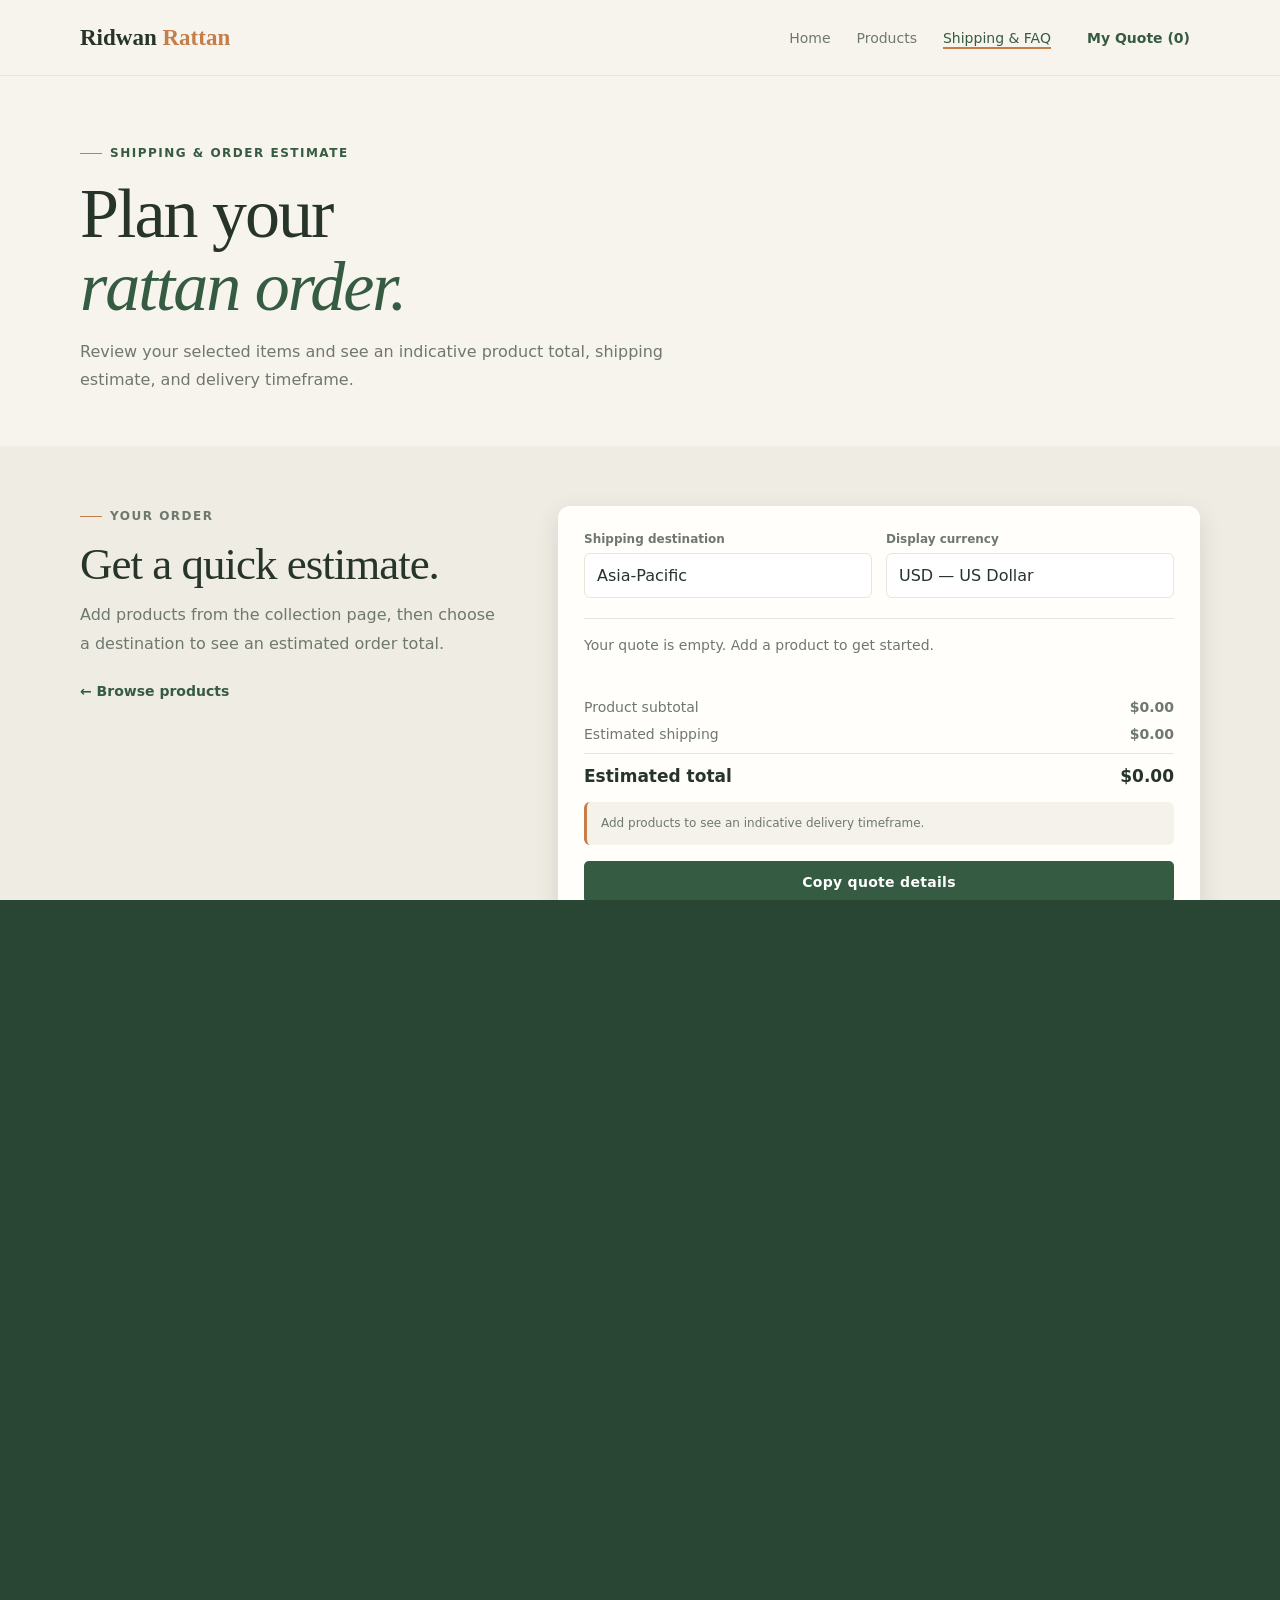
<file: quote.html>
<!DOCTYPE html>
<html lang="en">
<head>
  <meta charset="UTF-8" />
  <meta name="viewport" content="width=device-width, initial-scale=1.0" />
  <title>Shipping & FAQ — Ridwan Rattan</title>
  <link rel="stylesheet" href="style.css" />
  <script src="script.js" defer></script>
</head>
<body>
  <header class="site-header">
    <nav class="container nav">
      <a class="brand" href="index.html">Ridwan<span> Rattan</span></a>
      <div class="nav-links">
        <a href="index.html">Home</a>
        <a href="products.html">Products</a>
        <a href="quote.html" aria-current="page">Shipping & FAQ</a>
        <a class="nav-quote" href="#estimate">My Quote <span data-cart-count>(0)</span></a>
      </div>
    </nav>
  </header>

  <main>
    <section class="page-heading container">
      <p class="eyebrow">Shipping & order estimate</p>
      <h1>Plan your<br /><em>rattan order.</em></h1>
      <p>
        Review your selected items and see an indicative product total,
        shipping estimate, and delivery timeframe.
      </p>
    </section>

    <section class="quote-section" id="estimate">
      <div class="container quote-layout">
        <div class="quote-intro">
          <p class="eyebrow">Your order</p>
          <h2>Get a quick estimate.</h2>
          <p>
            Add products from the collection page, then choose a destination
            to see an estimated order total.
          </p>
          <a class="text-link" href="products.html">← Browse products</a>
        </div>

        <div class="quote-card">
          <div class="form-row">
            <div>
              <label for="destination">Shipping destination</label>
              <select id="destination">
                <option value="asia">Asia-Pacific</option>
                <option value="europe">Europe</option>
                <option value="north-america">North America</option>
                <option value="other">Other destinations</option>
              </select>
            </div>
            <div>
              <label for="currency">Display currency</label>
              <select id="currency">
                <option value="USD">USD — US Dollar</option>
                <option value="IDR">IDR — Indonesian Rupiah</option>
              </select>
            </div>
          </div>

          <div class="cart-items" id="cart-items">
            <p class="empty-cart">Your quote is empty. Add a product to get started.</p>
          </div>

          <div class="totals">
            <div class="total-line">
              <span>Product subtotal</span>
              <strong id="subtotal">$0</strong>
            </div>
            <div class="total-line">
              <span>Estimated shipping</span>
              <strong id="shipping">$0</strong>
            </div>
            <div class="total-line grand">
              <span>Estimated total</span>
              <strong id="total">$0</strong>
            </div>
          </div>

          <div class="delivery-note" id="delivery-note">
            Add products to see an indicative delivery timeframe.
          </div>

          <button class="button copy-quote-button" id="copy-quote">Copy quote details</button>
          <p class="small-note">
            Shipping and delivery figures are indicative examples only.
            Final costs and timelines depend on order dimensions, destination,
            customs, and carrier confirmation. Taxes and import duties are not included.
          </p>
        </div>
      </div>
    </section>

    <section class="faq-section">
      <div class="container">
        <p class="eyebrow">Frequently asked questions</p>
        <h2>Good to know.</h2>

        <div class="faq-list">
          <details>
            <summary>Which products are available?</summary>
            <p>
              Browse our products page for featured rattan chairs, baskets,
              lamps, and tables. Contact us for other designs, custom options,
              and wholesale availability.
            </p>
          </details>

          <details>
            <summary>Are the products ready to ship?</summary>
            <p>
              Each product card shows an example availability status.
              Please confirm current stock and production time before ordering.
            </p>
          </details>

          <details>
            <summary>How can I estimate my order total?</summary>
            <p>
              Add products to your quote and select a destination. The displayed
              product prices and shipping costs are examples; a final quotation
              requires confirmation of your order details.
            </p>
          </details>

          <details>
            <summary>How much does shipping cost, and how long does delivery take?</summary>
            <p>
              Shipping costs and delivery times vary by destination, shipment
              size, carrier, and customs clearance. Contact us for a confirmed quote.
            </p>
          </details>

          <details>
            <summary>Do you accept custom or wholesale orders?</summary>
            <p>
              Custom designs and wholesale orders can be discussed. Share your
              preferred product, quantity, dimensions, and destination to request
              a tailored quotation.
            </p>
          </details>
        </div>
      </div>
    </section>
  </main>

  <footer class="site-footer">
    <div class="container footer-row">
      <a class="footer-brand" href="index.html">Ridwan Rattan</a>
      <p>Handcrafted in Cirebon, Indonesia · Worldwide export inquiries welcome</p>
    </div>
  </footer>
</body>
</html>
</file>
<file: style.css>
:root {
  --ink: #26342a;
  --muted: #6f786e;
  --paper: #f7f4ed;
  --white: #fffefa;
  --green: #355b42;
  --green-dark: #284633;
  --sand: #e8dfce;
  --line: #e8e5dc;
  --accent: #c57d4a;
  --shadow: 0 16px 40px rgba(38, 52, 42, .08);
  --shadow-md: 0 8px 24px rgba(38, 52, 42, .12);
  --shadow-lg: 0 24px 60px rgba(38, 52, 42, .16);
  --ease-out: cubic-bezier(0.16, 1, 0.3, 1);
  --ease-in-out: cubic-bezier(0.45, 0, 0.55, 1);
}

* {
  box-sizing: border-box;
}

html {
  scroll-behavior: smooth;
}

/* ─── Page transition overlay ─────────────────────────────── */
#page-transition {
  position: fixed;
  inset: 0;
  z-index: 9999;
  background: var(--green-dark);
  transform: translateY(100%);
  pointer-events: none;
  transition: transform 0.5s var(--ease-out);
}

#page-transition.leaving {
  transform: translateY(0%);
  pointer-events: all;
}

/* ─── Toast notification ───────────────────────────────────── */
#toast-container {
  position: fixed;
  bottom: 28px;
  right: 28px;
  z-index: 9000;
  display: flex;
  flex-direction: column;
  gap: 10px;
  pointer-events: none;
}

.toast {
  display: flex;
  align-items: center;
  gap: 12px;
  padding: 14px 20px;
  border-radius: 8px;
  background: var(--green-dark);
  color: #f8f6ef;
  font-size: 14px;
  font-weight: 500;
  box-shadow: var(--shadow-lg);
  pointer-events: all;
  transform: translateY(16px) scale(0.96);
  opacity: 0;
  transition: transform 0.4s var(--ease-out), opacity 0.4s var(--ease-out);
}

.toast.show {
  transform: translateY(0) scale(1);
  opacity: 1;
}

.toast-icon {
  font-size: 18px;
  flex-shrink: 0;
}

/* ─── Scroll-reveal base ───────────────────────────────────── */
.reveal {
  opacity: 0;
  transform: translateY(28px);
  transition: opacity 0.7s var(--ease-out), transform 0.7s var(--ease-out);
}

.reveal.visible {
  opacity: 1;
  transform: translateY(0);
}

.reveal-left {
  opacity: 0;
  transform: translateX(-32px);
  transition: opacity 0.7s var(--ease-out), transform 0.7s var(--ease-out);
}

.reveal-left.visible {
  opacity: 1;
  transform: translateX(0);
}

.reveal-right {
  opacity: 0;
  transform: translateX(32px);
  transition: opacity 0.7s var(--ease-out), transform 0.7s var(--ease-out);
}

.reveal-right.visible {
  opacity: 1;
  transform: translateX(0);
}

/* stagger delay helpers */
.delay-1 { transition-delay: 0.1s; }
.delay-2 { transition-delay: 0.2s; }
.delay-3 { transition-delay: 0.3s; }
.delay-4 { transition-delay: 0.45s; }
.delay-5 { transition-delay: 0.6s; }

body {
  margin: 0;
  color: var(--ink);
  background: var(--paper);
  font-family: Inter, ui-sans-serif, system-ui, -apple-system, BlinkMacSystemFont, "Segoe UI", sans-serif;
  overflow-x: hidden;
}

a {
  color: inherit;
  text-decoration: none;
}

button,
select {
  font: inherit;
}

button {
  cursor: pointer;
}

.container {
  width: min(1120px, calc(100% - 40px));
  margin: 0 auto;
}

.site-header {
  min-height: 76px;
  display: flex;
  align-items: center;
  border-bottom: 1px solid var(--line);
  position: sticky;
  top: 0;
  z-index: 100;
  background: rgba(247, 244, 237, 0.85);
  backdrop-filter: blur(14px);
  -webkit-backdrop-filter: blur(14px);
  transition: box-shadow 0.3s var(--ease-out), background 0.3s;
}

.site-header.scrolled {
  box-shadow: 0 2px 20px rgba(38, 52, 42, .09);
  background: rgba(247, 244, 237, 0.97);
}

.nav {
  display: flex;
  align-items: center;
  justify-content: space-between;
  gap: 24px;
}

.brand,
.footer-brand {
  font-family: Georgia, serif;
  font-size: 23px;
  font-weight: 700;
}

.brand span {
  color: var(--accent);
}

.nav-links {
  display: flex;
  align-items: center;
  gap: 26px;
  color: var(--muted);
  font-size: 14px;
}

.nav-links a:hover,
.nav-links a[aria-current="page"] {
  color: var(--green);
}

.nav-links a {
  position: relative;
  transition: color 0.2s;
}

.nav-links a:not(.nav-quote)::after {
  content: "";
  position: absolute;
  left: 0;
  bottom: -3px;
  width: 0;
  height: 1.5px;
  background: var(--accent);
  transition: width 0.3s var(--ease-out);
}

.nav-links a:not(.nav-quote):hover::after,
.nav-links a[aria-current="page"]::after {
  width: 100%;
}

.nav-quote {
  color: var(--green);
  font-weight: 800;
}

.hero {
  min-height: 490px;
  display: grid;
  grid-template-columns: 1.05fr .95fr;
  align-items: center;
  gap: 50px;
  padding-top: 65px;
  padding-bottom: 70px;
}

.eyebrow {
  display: flex;
  align-items: center;
  gap: 8px;
  color: var(--green);
  font-size: 12px;
  font-weight: 800;
  letter-spacing: 1.5px;
  text-transform: uppercase;
}

.eyebrow::before {
  width: 22px;
  height: 1px;
  background: var(--accent);
  content: "";
}

h1,
h2,
h3,
p {
  margin-top: 0;
}

h1 {
  margin: 18px 0;
  font: 500 clamp(42px, 6vw, 70px)/1.04 Georgia, serif;
  letter-spacing: -2px;
}

h1 em,
.intro-section h2 em,
.page-heading h1 em {
  color: var(--green);
  font-weight: 400;
}

.hero-copy > p:not(.eyebrow),
.page-heading > p:not(.eyebrow) {
  max-width: 520px;
  color: var(--muted);
  line-height: 1.8;
}

.button {
  display: inline-flex;
  align-items: center;
  justify-content: center;
  gap: 8px;
  border: 0;
  border-radius: 5px;
  padding: 13px 22px;
  background: var(--green);
  color: white;
  font-size: 14px;
  font-weight: 750;
  letter-spacing: 0.3px;
  position: relative;
  overflow: hidden;
  transition: background 0.25s, transform 0.25s var(--ease-out), box-shadow 0.25s;
}

.button::after {
  content: "";
  position: absolute;
  inset: 0;
  background: rgba(255,255,255,0.12);
  opacity: 0;
  transition: opacity 0.2s;
}

.button:hover::after {
  opacity: 1;
}

.button:hover {
  background: var(--green-dark);
  transform: translateY(-2px);
  box-shadow: 0 8px 24px rgba(38, 52, 42, .22);
}

.button:active {
  transform: translateY(0px) scale(0.98);
  box-shadow: none;
  transition-duration: 0.08s;
}

.hero-copy .button {
  margin-top: 10px;
}

.hero-image {
  min-height: 360px;
  position: relative;
  overflow: hidden;
  border-radius: 48% 48% 8px 8px;
  background:
    linear-gradient(180deg, rgba(42, 61, 43, .04), rgba(42, 61, 43, .25)),
    url("https://images.unsplash.com/photo-1618221195710-dd6b41faaea6?auto=format&fit=crop&w=1100&q=85") center/cover;
  box-shadow: var(--shadow-lg);
  transform: translateY(0);
  transition: transform 0.1s linear;
}

/* Floating badge animation */
.image-note {
  position: absolute;
  bottom: 20px;
  left: 20px;
  padding: 12px 16px;
  border-radius: 4px;
  background: var(--white);
  color: var(--green);
  font: 15px Georgia, serif;
  box-shadow: var(--shadow-md);
  animation: float 4s ease-in-out infinite;
}

@keyframes float {
  0%, 100% { transform: translateY(0px); }
  50%       { transform: translateY(-6px); }
}

.trust-row {
  display: grid;
  grid-template-columns: repeat(3, 1fr);
  gap: 20px;
  padding: 24px 0;
  border-top: 1px solid var(--line);
  border-bottom: 1px solid var(--line);
  color: var(--muted);
  font-size: 13px;
}

.trust-row div {
  display: flex;
  align-items: center;
  gap: 12px;
  transition: color 0.25s;
}

.trust-row div:hover {
  color: var(--ink);
}

.trust-row span {
  color: var(--accent);
  font-size: 21px;
  transition: transform 0.3s var(--ease-out);
}

.trust-row div:hover span {
  transform: scale(1.25) rotate(-5deg);
}

.intro-section {
  display: grid;
  grid-template-columns: 1fr 1fr;
  align-items: end;
  gap: 40px;
  padding-top: 80px;
  padding-bottom: 30px;
}

h2 {
  margin-bottom: 12px;
  font: 500 clamp(32px, 4vw, 45px)/1.1 Georgia, serif;
  letter-spacing: -1px;
}

.intro-section > div:last-child p,
.quote-intro p,
.about-copy p {
  color: var(--muted);
  line-height: 1.8;
}

.text-link {
  display: inline-block;
  margin-top: 8px;
  color: var(--green);
  font-size: 14px;
  font-weight: 800;
  position: relative;
  transition: gap 0.2s;
}

.text-link::after {
  content: "";
  position: absolute;
  bottom: -1px;
  left: 0;
  width: 0;
  height: 1.5px;
  background: var(--accent);
  transition: width 0.3s var(--ease-out);
}

.text-link:hover::after {
  width: 100%;
}

.featured-grid {
  display: grid;
  grid-template-columns: 1fr 1fr;
  gap: 20px;
  padding-bottom: 78px;
}

.feature-card {
  display: grid;
  grid-template-columns: 1fr 1fr;
  align-items: center;
  overflow: hidden;
  border: 1px solid var(--line);
  border-radius: 10px;
  background: var(--white);
  transition: transform 0.35s var(--ease-out), box-shadow 0.35s var(--ease-out), border-color 0.35s;
}

.feature-card:hover {
  transform: translateY(-5px);
  box-shadow: var(--shadow-lg);
  border-color: transparent;
}

.feature-card img {
  width: 100%;
  height: 220px;
  object-fit: cover;
  transition: transform 0.5s var(--ease-out);
}

.feature-card:hover img {
  transform: scale(1.07);
}

.feature-card > div {
  padding: 22px;
}

.feature-card h3 {
  font: 500 23px Georgia, serif;
}

.story-banner {
  padding: 65px 0;
  background: linear-gradient(135deg, #e8e3d7 0%, #eeece3 50%, #e4dece 100%);
  position: relative;
  overflow: hidden;
}

.story-banner::before {
  content: "";
  position: absolute;
  top: -60px;
  right: -60px;
  width: 300px;
  height: 300px;
  border-radius: 50%;
  background: rgba(197, 125, 74, 0.07);
  pointer-events: none;
}

.story-banner::after {
  content: "";
  position: absolute;
  bottom: -80px;
  left: -40px;
  width: 240px;
  height: 240px;
  border-radius: 50%;
  background: rgba(53, 91, 66, 0.06);
  pointer-events: none;
}

.story-banner-inner {
  display: flex;
  align-items: center;
  justify-content: space-between;
  gap: 25px;
}

.story-banner h2 {
  max-width: 580px;
  margin-bottom: 0;
}

.button-light {
  flex-shrink: 0;
  background: var(--green);
}

.site-footer {
  padding: 30px 0;
  background: var(--green-dark);
  color: #f8f6ef;
}

.footer-row {
  display: flex;
  align-items: center;
  justify-content: space-between;
  gap: 24px;
}

.footer-brand {
  font-size: 20px;
}

.footer-row p {
  margin: 0;
  color: #d3dbd1;
  font-size: 13px;
}

.page-heading {
  padding-top: 70px;
  padding-bottom: 35px;
}

.page-heading h1 {
  margin-bottom: 14px;
}

.page-heading > p:not(.eyebrow) {
  max-width: 620px;
}

.product-grid-section {
  padding-bottom: 75px;
}

.product-grid {
  display: grid;
  grid-template-columns: repeat(4, 1fr);
  gap: 18px;
}

.product-card {
  overflow: hidden;
  border: 1px solid var(--line);
  border-radius: 10px;
  background: var(--white);
  transition: transform 0.35s var(--ease-out), box-shadow 0.35s var(--ease-out), border-color 0.35s;
}

.product-card:hover {
  transform: translateY(-6px);
  box-shadow: var(--shadow-lg);
  border-color: transparent;
}

.product-image {
  height: 220px;
  position: relative;
  overflow: hidden;
  background: var(--sand);
}

.product-image img {
  width: 100%;
  height: 100%;
  object-fit: cover;
  transition: transform 0.5s var(--ease-out);
}

.product-card:hover .product-image img {
  transform: scale(1.08);
}

.stock {
  position: absolute;
  top: 12px;
  left: 12px;
  padding: 6px 10px;
  border-radius: 20px;
  background: #edf5e9;
  color: var(--green);
  font-size: 11px;
  font-weight: 800;
  backdrop-filter: blur(4px);
  transition: transform 0.3s var(--ease-out);
}

.product-card:hover .stock {
  transform: scale(1.05);
}

.product-info {
  padding: 17px;
}

.product-category {
  margin-bottom: 8px;
  color: var(--accent);
  font-size: 11px;
  font-weight: 800;
  letter-spacing: 1px;
  text-transform: uppercase;
}

.product-info h2 {
  margin-bottom: 8px;
  font: 500 21px Georgia, serif;
}

.product-info > p:not(.product-category) {
  min-height: 40px;
  margin-bottom: 16px;
  color: var(--muted);
  font-size: 12px;
  line-height: 1.6;
}

.product-actions {
  display: flex;
  align-items: center;
  justify-content: space-between;
  gap: 8px;
}

.product-actions strong {
  color: var(--green);
  font-size: 15px;
}

.product-actions small {
  color: var(--muted);
  font-size: 11px;
  font-weight: 500;
}

.add-to-quote {
  padding: 9px 10px;
  font-size: 12px;
  overflow: hidden;
}

.add-to-quote.added {
  background: var(--accent);
}

.disclaimer,
.small-note {
  color: var(--muted);
  font-size: 12px;
  line-height: 1.7;
}

.disclaimer {
  margin-top: 24px;
}

.quote-section {
  padding: 60px 0 75px;
  background: #eeece3;
}

.quote-layout {
  display: grid;
  grid-template-columns: .8fr 1.2fr;
  align-items: start;
  gap: 50px;
}

.quote-intro h2 {
  margin-top: 12px;
}

.quote-card {
  padding: 26px;
  border-radius: 12px;
  background: var(--white);
  box-shadow: var(--shadow-md);
  transition: box-shadow 0.3s var(--ease-out);
}

.quote-card:hover {
  box-shadow: var(--shadow-lg);
}

.form-row {
  display: grid;
  grid-template-columns: 1fr 1fr;
  gap: 14px;
}

label {
  display: block;
  margin-bottom: 7px;
  color: var(--muted);
  font-size: 12px;
  font-weight: 700;
}

select {
  width: 100%;
  padding: 12px;
  border: 1px solid var(--line);
  border-radius: 6px;
  background: white;
  color: var(--ink);
  transition: border-color 0.2s, box-shadow 0.2s;
  appearance: none;
  cursor: pointer;
}

select:focus {
  outline: none;
  border-color: var(--green);
  box-shadow: 0 0 0 3px rgba(53, 91, 66, 0.12);
}

.cart-items {
  margin: 20px 0;
  border-top: 1px solid var(--line);
}

.empty-cart {
  padding: 18px 0;
  color: var(--muted);
  font-size: 14px;
}

.cart-item {
  display: grid;
  grid-template-columns: 1fr auto auto;
  align-items: center;
  gap: 12px;
  padding: 12px 0;
  border-bottom: 1px solid var(--line);
  font-size: 13px;
  animation: slideInCart 0.3s var(--ease-out);
}

@keyframes slideInCart {
  from { opacity: 0; transform: translateX(-12px); }
  to   { opacity: 1; transform: translateX(0); }
}

.cart-item-name {
  font-weight: 700;
}

.cart-item-price {
  color: var(--muted);
}

.quantity {
  display: flex;
  align-items: center;
  gap: 8px;
}

.quantity button {
  width: 26px;
  height: 26px;
  border: 1px solid var(--line);
  border-radius: 50%;
  background: white;
  transition: background 0.2s, border-color 0.2s, transform 0.15s;
}

.quantity button:hover {
  background: var(--sand);
  border-color: var(--accent);
  transform: scale(1.12);
}

.quantity button:active {
  transform: scale(0.9);
  transition-duration: 0.06s;
}

.totals {
  display: grid;
  gap: 11px;
  padding-top: 8px;
}

.total-line {
  display: flex;
  justify-content: space-between;
  gap: 20px;
  color: var(--muted);
  font-size: 14px;
}

.total-line.grand {
  padding-top: 12px;
  border-top: 1px solid var(--line);
  color: var(--ink);
  font-size: 17px;
  font-weight: 800;
}

.delivery-note {
  margin: 16px 0;
  padding: 12px;
  border-radius: 4px;
  background: #f4f2eb;
  color: var(--muted);
  font-size: 12px;
  line-height: 1.6;
}

.copy-quote-button {
  width: 100%;
}

.small-note {
  margin: 12px 0 0;
  font-size: 11px;
}

.faq-section {
  padding: 70px 0;
}

.faq-list {
  max-width: 800px;
  margin-top: 28px;
}

details {
  padding: 18px 0;
  border-bottom: 1px solid #d9d7ce;
  transition: padding 0.3s;
}

summary {
  cursor: pointer;
  font-weight: 750;
  list-style: none;
  display: flex;
  justify-content: space-between;
  align-items: center;
  user-select: none;
}

summary::-webkit-details-marker { display: none; }

summary::after {
  content: "+";
  font-size: 20px;
  font-weight: 300;
  color: var(--accent);
  transition: transform 0.3s var(--ease-out);
  flex-shrink: 0;
}

details[open] summary::after {
  transform: rotate(45deg);
}

details[open] {
  padding-bottom: 24px;
}

details p {
  margin: 12px 0 0;
  color: var(--muted);
  font-size: 14px;
  line-height: 1.7;
  animation: fadeInDown 0.3s var(--ease-out);
}

@keyframes fadeInDown {
  from { opacity: 0; transform: translateY(-8px); }
  to   { opacity: 1; transform: translateY(0); }
}

@media (max-width: 900px) {
  .product-grid {
    grid-template-columns: repeat(2, 1fr);
  }

  .hero {
    gap: 28px;
  }
}

@media (max-width: 650px) {
  .container {
    width: min(100% - 28px, 1120px);
  }

  .site-header {
    min-height: 65px;
  }

  .nav-links {
    gap: 13px;
    font-size: 12px;
  }

  .nav-links a:first-child,
  .nav-links a:nth-child(3) {
    display: none;
  }

  .hero,
  .intro-section,
  .quote-layout {
    grid-template-columns: 1fr;
  }

  .hero {
    padding-top: 48px;
    padding-bottom: 50px;
  }

  .hero-image {
    min-height: 280px;
  }

  .trust-row {
    grid-template-columns: 1fr;
    gap: 14px;
  }

  .intro-section {
    gap: 12px;
    padding-top: 58px;
  }

  .featured-grid {
    grid-template-columns: 1fr;
    padding-bottom: 55px;
  }

  .story-banner-inner,
  .footer-row {
    align-items: flex-start;
    flex-direction: column;
  }

  .page-heading {
    padding-top: 50px;
  }

  .product-grid {
    gap: 11px;
  }

  .product-image {
    height: 160px;
  }

  .product-info {
    padding: 12px;
  }

  .product-info h2 {
    font-size: 17px;
  }

  .product-actions {
    align-items: flex-start;
    flex-direction: column;
  }

  .form-row {
    grid-template-columns: 1fr;
  }

  .quote-layout {
    gap: 28px;
  }

  .quote-card {
    padding: 18px;
  }

  .cart-item {
    grid-template-columns: 1fr auto;
  }

  .cart-item-price {
    grid-column: 1;
  }

  .quantity {
    grid-column: 2;
    grid-row: 1 / span 2;
  }
}


/* ─── Cart badge pulse ─────────────────────────────────────── */
[data-cart-count].pulse {
  animation: badgePulse 0.4s var(--ease-out);
}

@keyframes badgePulse {
  0%   { transform: scale(1); }
  40%  { transform: scale(1.4); color: var(--accent); }
  100% { transform: scale(1); }
}

/* ─── Nav-quote hover glow ─────────────────────────────────── */
.nav-quote {
  color: var(--green);
  font-weight: 800;
  padding: 6px 10px;
  border-radius: 5px;
  transition: background 0.2s, color 0.2s;
}

.nav-quote:hover {
  background: var(--green);
  color: white !important;
}

/* ─── Delivery note entrance ───────────────────────────────── */
.delivery-note {
  margin: 16px 0;
  padding: 12px 14px;
  border-radius: 6px;
  background: #f4f2eb;
  color: var(--muted);
  font-size: 12px;
  line-height: 1.6;
  border-left: 3px solid var(--accent);
  transition: background 0.3s;
}

/* ─── Grand total highlight pulse when value changes ──────── */
.total-line.grand strong {
  transition: color 0.3s, transform 0.3s;
  display: inline-block;
}

.total-line.grand strong.updated {
  animation: countUp 0.4s var(--ease-out);
}

@keyframes countUp {
  0%   { transform: translateY(4px); opacity: 0.5; }
  100% { transform: translateY(0);   opacity: 1; }
}

/* ─── Smooth image loading ─────────────────────────────────── */
img {
  opacity: 0;
  transition: opacity 0.5s var(--ease-out);
}

img.loaded {
  opacity: 1;
}



/* ─── Cart badge pulse ─────────────────────────────────────── */
[data-cart-count].pulse {
  animation: badgePulse 0.4s var(--ease-out);
}

@keyframes badgePulse {
  0%   { transform: scale(1); }
  40%  { transform: scale(1.4); color: var(--accent); }
  100% { transform: scale(1); }
}

/* ─── Nav-quote hover glow ─────────────────────────────────── */
.nav-quote {
  color: var(--green);
  font-weight: 800;
  padding: 6px 10px;
  border-radius: 5px;
  transition: background 0.2s, color 0.2s;
}

.nav-quote:hover {
  background: var(--green);
  color: white !important;
}

/* ─── Delivery note entrance ───────────────────────────────── */
.delivery-note {
  margin: 16px 0;
  padding: 12px 14px;
  border-radius: 6px;
  background: #f4f2eb;
  color: var(--muted);
  font-size: 12px;
  line-height: 1.6;
  border-left: 3px solid var(--accent);
  transition: background 0.3s;
}

/* ─── Grand total highlight pulse when value changes ──────── */
.total-line.grand strong {
  transition: color 0.3s, transform 0.3s;
  display: inline-block;
}

.total-line.grand strong.updated {
  animation: countUp 0.4s var(--ease-out);
}

@keyframes countUp {
  0%   { transform: translateY(4px); opacity: 0.5; }
  100% { transform: translateY(0);   opacity: 1; }
}

/* ─── Smooth image loading ─────────────────────────────────── */
img {
  opacity: 0;
  transition: opacity 0.5s var(--ease-out);
}

img.loaded {
  opacity: 1;
}
</file>
